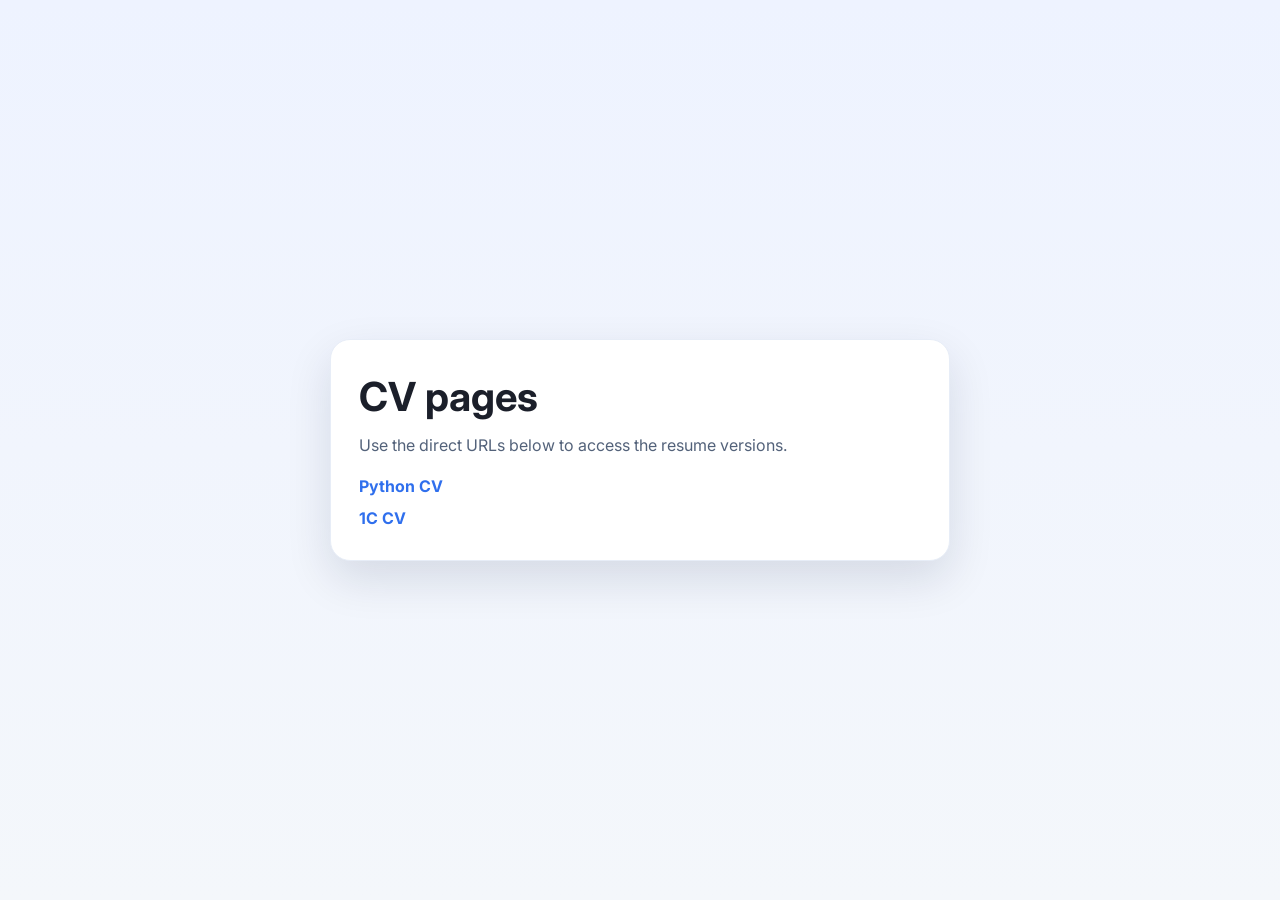
<file: index.html>
<!DOCTYPE html>
<html lang="en">
  <head>
    <meta charset="UTF-8" />
    <meta name="viewport" content="width=device-width, initial-scale=1.0" />
    <title>CV Pages</title>
    <meta name="description" content="Direct links to Aleksandr Kosenko's CV pages." />
    <link rel="preconnect" href="https://fonts.googleapis.com" />
    <link rel="preconnect" href="https://fonts.gstatic.com" crossorigin />
    <link href="https://fonts.googleapis.com/css2?family=Inter:wght@400;500;600;700;800&display=swap" rel="stylesheet" />
    <style>
      :root {
        --bg: #f4f7fb;
        --card: #ffffff;
        --primary: #2f6fed;
        --text: #1b1f2a;
        --muted: #53627a;
        --line: #e7edf7;
      }
      * { box-sizing: border-box; }
      body {
        margin: 0;
        min-height: 100vh;
        display: grid;
        place-items: center;
        padding: 24px;
        background: linear-gradient(180deg, #eef3ff 0%, var(--bg) 100%);
        font-family: "Inter", sans-serif;
        color: var(--text);
      }
      .card {
        width: min(620px, 100%);
        background: var(--card);
        border: 1px solid var(--line);
        border-radius: 20px;
        box-shadow: 0 18px 46px rgba(11, 25, 58, 0.12);
        padding: 32px 28px;
      }
      h1 {
        margin: 0 0 12px;
        font-size: clamp(2rem, 4vw, 2.5rem);
      }
      p {
        margin: 0 0 18px;
        color: var(--muted);
        line-height: 1.6;
      }
      .links {
        display: grid;
        gap: 12px;
      }
      a {
        display: inline-block;
        text-decoration: none;
        color: var(--primary);
        font-weight: 700;
      }
    </style>
  </head>
  <body>
    <main class="card">
      <h1>CV pages</h1>
      <p>Use the direct URLs below to access the resume versions.</p>
      <div class="links">
        <a href="/python">Python CV</a>
        <a href="/1c">1C CV</a>
      </div>
    </main>
  </body>
</html>
</file>
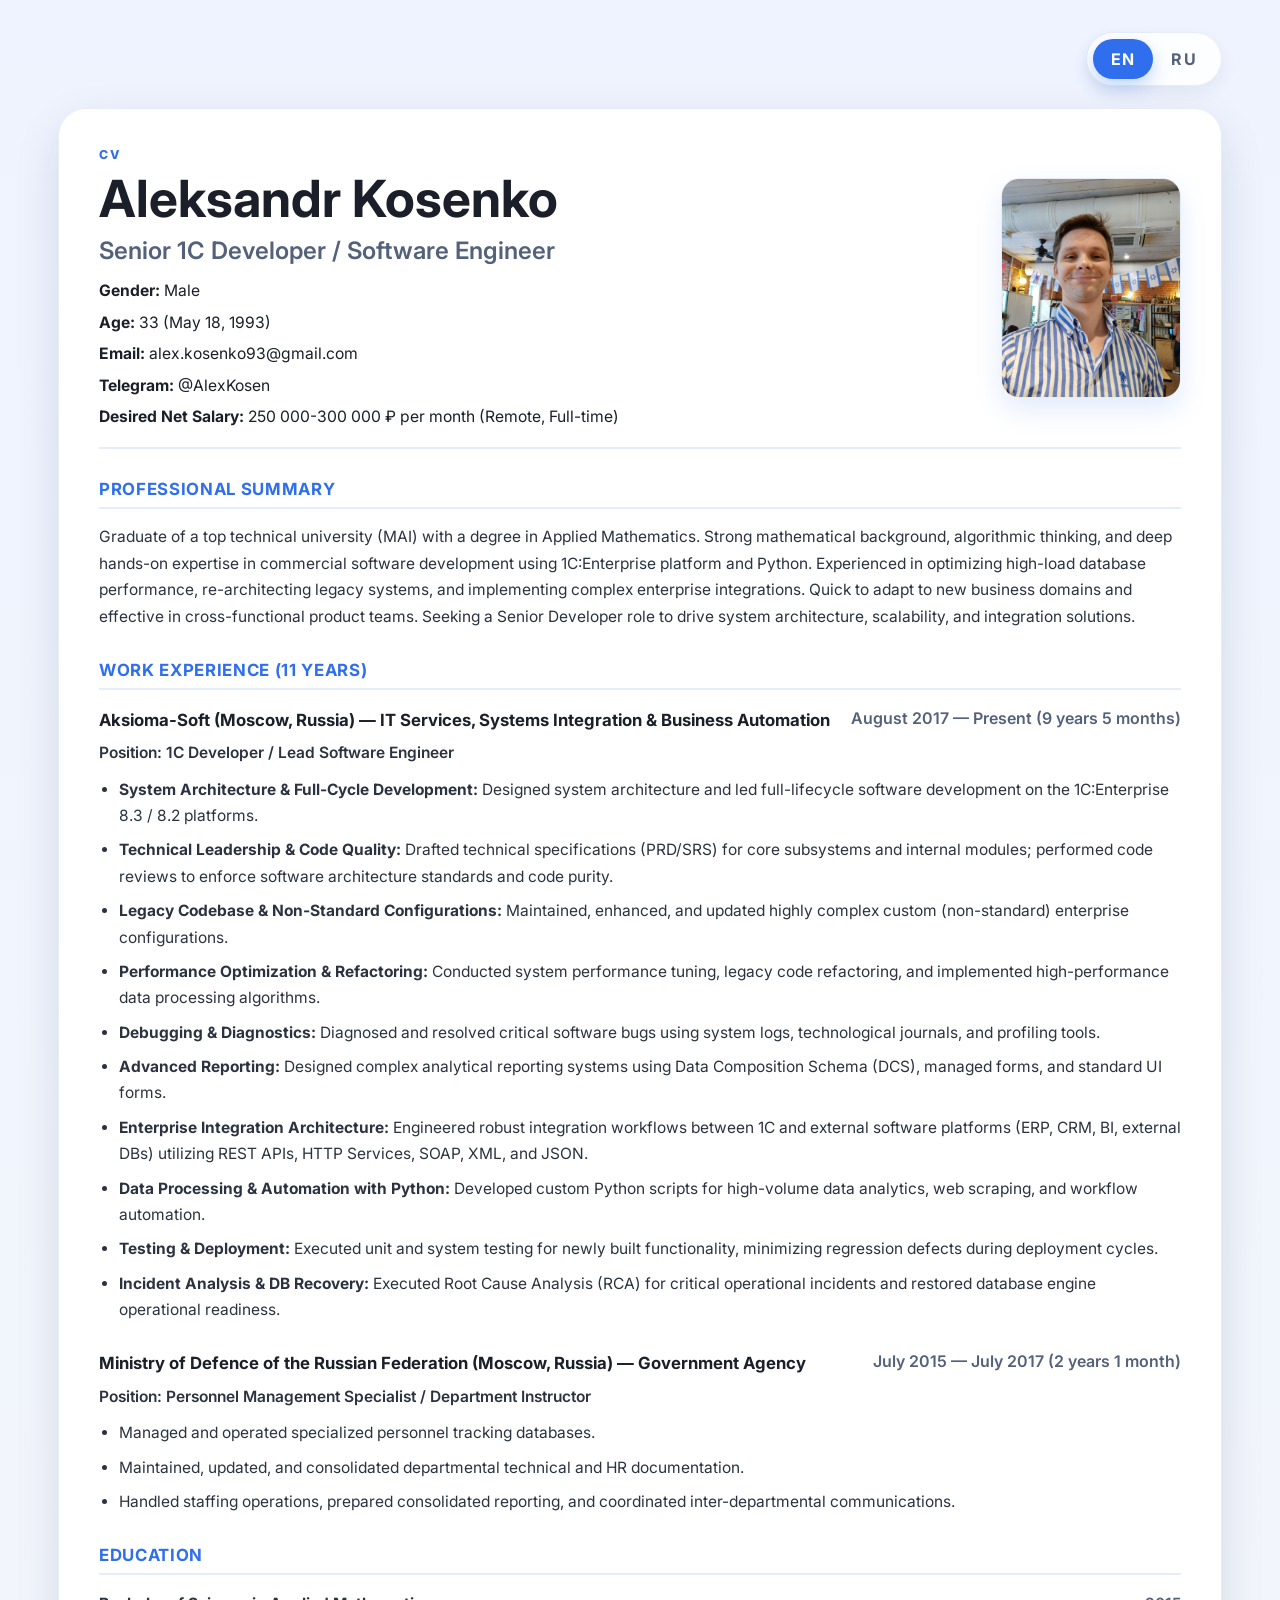
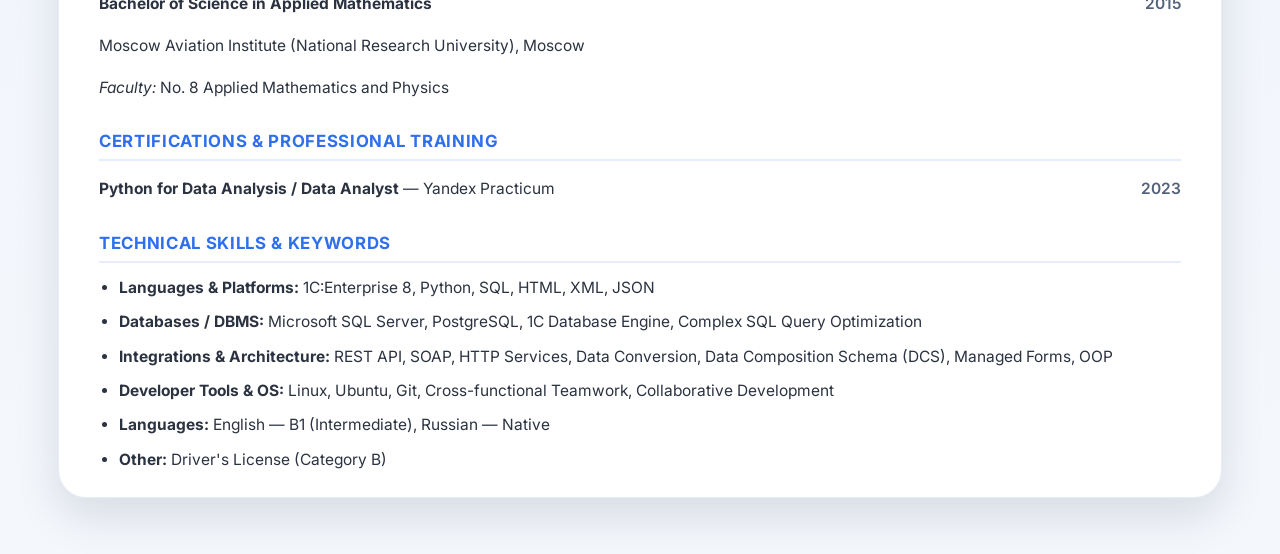
<file: 1c/index.html>
<!DOCTYPE html>
<html lang="en">
  <head>
    <meta charset="UTF-8" />
    <meta name="viewport" content="width=device-width, initial-scale=1.0" />
    <title>1C CV | Aleksandr Kosenko</title>
    <meta name="description" content="1C CV of Aleksandr Kosenko in English and Russian." />
    <link rel="preconnect" href="https://fonts.googleapis.com" />
    <link rel="preconnect" href="https://fonts.gstatic.com" crossorigin />
    <link
      href="https://fonts.googleapis.com/css2?family=Inter:wght@400;500;600;700;800&display=swap"
      rel="stylesheet"
    />
    <link rel="stylesheet" href="../styles.css" />
  </head>
  <body data-lang="en">
    <div class="page-shell">
      <header class="topbar">
        <div class="language-toggle" aria-label="Language selector">
          <button class="lang-btn active" data-lang-toggle="en" type="button" aria-pressed="true">EN</button>
          <button class="lang-btn" data-lang-toggle="ru" type="button" aria-pressed="false">RU</button>
        </div>
      </header>

      <main class="cv-card">
        <section class="lang-panel en active" aria-live="polite">
          <div class="profile-header">
            <div class="profile-copy">
              <p class="eyebrow">CV</p>
              <h1>Aleksandr Kosenko</h1>
              <h2>Senior 1C Developer / Software Engineer</h2>
              <ul class="contact-list">
                <li><span>Gender:</span> Male</li>
                <li><span>Age:</span> 33 (May 18, 1993)</li>
                <!-- <li><span>Location:</span> Ashdod, Israel</li> -->
                <!-- <li><span>Phone:</span> +7 (993) 2706364</li> -->
                <li><span>Email:</span> alex.kosenko93@gmail.com</li>
                <li><span>Telegram:</span> @AlexKosen</li>
                <li><span>Desired Net Salary:</span> 250 000-300 000 ₽ per month (Remote, Full-time)</li>
              </ul>
            </div>
            <div class="portrait-wrap">
              <img src="../assets/photo_2026-08-07_17-17-31.jpg" alt="Aleksandr Kosenko portrait" />
            </div>
          </div>

          <section class="block">
            <h3>Professional Summary</h3>
            <p>
              Graduate of a top technical university (MAI) with a degree in Applied Mathematics. Strong mathematical background,
              algorithmic thinking, and deep hands-on expertise in commercial software development using 1C:Enterprise platform and Python.
              Experienced in optimizing high-load database performance, re-architecting legacy systems, and implementing complex enterprise
              integrations. Quick to adapt to new business domains and effective in cross-functional product teams. Seeking a Senior Developer
              role to drive system architecture, scalability, and integration solutions.
            </p>
          </section>

          <section class="block">
            <h3>Work Experience (<span data-duration-since="2015-07" data-duration-lang="en" data-duration-format="years">11 years</span>)</h3>
            <div class="job">
              <div class="job-header">
                <h4>Aksioma-Soft (Moscow, Russia) — IT Services, Systems Integration &amp; Business Automation</h4>
                <span>August 2017 — Present (<span data-duration-since="2017-08" data-duration-lang="en">9 years 4 months</span>)</span>
              </div>
              <p class="role">Position: 1C Developer / Lead Software Engineer</p>
              <ul>
                <li><strong>System Architecture &amp; Full-Cycle Development:</strong> Designed system architecture and led full-lifecycle software development on the 1C:Enterprise 8.3 / 8.2 platforms.</li>
                <li><strong>Technical Leadership &amp; Code Quality:</strong> Drafted technical specifications (PRD/SRS) for core subsystems and internal modules; performed code reviews to enforce software architecture standards and code purity.</li>
                <li><strong>Legacy Codebase &amp; Non-Standard Configurations:</strong> Maintained, enhanced, and updated highly complex custom (non-standard) enterprise configurations.</li>
                <li><strong>Performance Optimization &amp; Refactoring:</strong> Conducted system performance tuning, legacy code refactoring, and implemented high-performance data processing algorithms.</li>
                <li><strong>Debugging &amp; Diagnostics:</strong> Diagnosed and resolved critical software bugs using system logs, technological journals, and profiling tools.</li>
                <li><strong>Advanced Reporting:</strong> Designed complex analytical reporting systems using Data Composition Schema (DCS), managed forms, and standard UI forms.</li>
                <li><strong>Enterprise Integration Architecture:</strong> Engineered robust integration workflows between 1C and external software platforms (ERP, CRM, BI, external DBs) utilizing REST APIs, HTTP Services, SOAP, XML, and JSON.</li>
                <li><strong>Data Processing &amp; Automation with Python:</strong> Developed custom Python scripts for high-volume data analytics, web scraping, and workflow automation.</li>
                <li><strong>Testing &amp; Deployment:</strong> Executed unit and system testing for newly built functionality, minimizing regression defects during deployment cycles.</li>
                <li><strong>Incident Analysis &amp; DB Recovery:</strong> Executed Root Cause Analysis (RCA) for critical operational incidents and restored database engine operational readiness.</li>
              </ul>
            </div>

            <div class="job">
              <div class="job-header">
                <h4>Ministry of Defence of the Russian Federation (Moscow, Russia) — Government Agency</h4>
                <span>July 2015 — July 2017 (2 years 1 month)</span>
              </div>
              <p class="role">Position: Personnel Management Specialist / Department Instructor</p>
              <ul>
                <li>Managed and operated specialized personnel tracking databases.</li>
                <li>Maintained, updated, and consolidated departmental technical and HR documentation.</li>
                <li>Handled staffing operations, prepared consolidated reporting, and coordinated inter-departmental communications.</li>
              </ul>
            </div>
          </section>

          <section class="block">
            <h3>Education</h3>
            <p><strong>Bachelor of Science in Applied Mathematics</strong> <span class="float-right">2015</span></p>
            <p>Moscow Aviation Institute (National Research University), Moscow</p>
            <p><em>Faculty:</em> No. 8 Applied Mathematics and Physics</p>
          </section>

          <section class="block">
            <h3>Certifications &amp; Professional Training</h3>
            <p><strong>Python for Data Analysis / Data Analyst</strong> — Yandex Practicum <span class="float-right">2023</span></p>
          </section>

          <section class="block">
            <h3>Technical Skills &amp; Keywords</h3>
            <ul>
              <li><strong>Languages &amp; Platforms:</strong> 1C:Enterprise 8, Python, SQL, HTML, XML, JSON</li>
              <li><strong>Databases / DBMS:</strong> Microsoft SQL Server, PostgreSQL, 1C Database Engine, Complex SQL Query Optimization</li>
              <li><strong>Integrations &amp; Architecture:</strong> REST API, SOAP, HTTP Services, Data Conversion, Data Composition Schema (DCS), Managed Forms, OOP</li>
              <li><strong>Developer Tools &amp; OS:</strong> Linux, Ubuntu, Git, Cross-functional Teamwork, Collaborative Development</li>
              <li><strong>Languages:</strong> English — B1 (Intermediate), Russian — Native</li>
              <li><strong>Other:</strong> Driver's License (Category B)</li>
            </ul>
          </section>
        </section>

        <section class="lang-panel ru" aria-live="polite">
          <div class="profile-header">
            <div class="profile-copy">
              <p class="eyebrow">Резюме</p>
              <h1>Александр Косенко</h1>
              <h2>Senior 1C Developer / Software Engineer</h2>
              <ul class="contact-list">
                <li><span>Пол:</span> Мужчина</li>
                <li><span>Возраст:</span> 33 (18 мая 1993)</li>
               <!-- <li><span>Местоположение:</span> Ашдod, Израиль</li> -->
                <!-- <li><span>Телефон:</span> +7 (993) 2706364</li> -->
                <li><span>Email:</span> alex.kosenko93@gmail.com</li>
                <li><span>Telegram:</span> @AlexKosen</li>
                <li><span>Желаемая чистая зарплата:</span> 250 000-300 000 ₽ в месяц (Удалённо, Full-time)</li>
              </ul>
            </div>
            <div class="portrait-wrap">
              <img src="../assets/photo_2026-08-07_17-17-31.jpg" alt="Портрет Александра Косенко" />
            </div>
          </div>

          <section class="block">
            <h3>Профессиональное резюме</h3>
            <p>
              Выпускник ведущего технического университета (МАИ) по специальности «Прикладная математика». Сильная математическая
              подготовка, алгоритмическое мышление и глубокий практический опыт коммерческой разработки на платформе 1C:Предприятие
              и в Python. Опыт оптимизации производительности высоконагруженных баз данных, реархитектуризации устаревших систем и
              реализации сложных корпоративных интеграций. Быстро адаптируюсь к новым бизнес-сферам и эффективно работаю в
              кросс-функциональных продуктовых командах. Ищу роль Senior Developer для развития архитектуры систем, масштабируемости и
              интеграционных решений.
            </p>
          </section>

          <section class="block">
            <h3>Опыт работы (<span data-duration-since="2015-07" data-duration-lang="ru" data-duration-format="years">11 лет</span>)</h3>
            <div class="job">
              <div class="job-header">
                <h4>Aksioma-Soft (Москва, Россия) — IT-сервисы, системная интеграция и автоматизация бизнеса</h4>
                <span>Август 2017 — настоящее время (<span data-duration-since="2017-08" data-duration-lang="ru">9 лет 4 месяца</span>)</span>
              </div>
              <p class="role">Должность: 1C Developer / Lead Software Engineer</p>
              <ul>
                <li><strong>Архитектура систем и полный цикл разработки:</strong> Разрабатывал архитектуру систем и вел полный цикл разработки на платформах 1C:Предприятие 8.3 / 8.2.</li>
                <li><strong>Техническое лидерство и качество кода:</strong> Составлял технические спецификации (PRD/SRS) для ключевых подсистем и внутренних модулей; проводил code review для соблюдения стандартов архитектуры и чистоты кода.</li>
                <li><strong>Устаревшие кодовые базы и нестандартные конфигурации:</strong> Поддерживал, развивал и обновлял сложные кастомные конфигурации предприятий.</li>
                <li><strong>Оптимизация производительности и рефакторинг:</strong> Проводил tuning систем, рефакторинг legacy-кода и внедрение высокопроизводительных алгоритмов обработки данных.</li>
                <li><strong>Отладка и диагностика:</strong> Диагностировал и устранял критические ошибки с помощью системных журналов, технологических журналов и профилирования.</li>
                <li><strong>Расширенная аналитика и отчётность:</strong> Разрабатывал сложные системы аналитических отчётов с использованием DCS, управляемых форм и стандартных UI-форм.</li>
                <li><strong>Архитектура корпоративных интеграций:</strong> Создавал надёжные интеграционные сценарии между 1C и внешними системами (ERP, CRM, BI, внешние БД) с помощью REST API, HTTP-сервисов, SOAP, XML и JSON.</li>
                <li><strong>Обработка данных и автоматизация на Python:</strong> Разрабатывал кастомные Python-скрипты для анализа больших объёмов данных, парсинга веб-сайтов и автоматизации рабочих процессов.</li>
                <li><strong>Тестирование и деплой:</strong> Проводил unit- и system-тестирование нового функционала, сокращая количество регрессионных ошибок при релизах.</li>
                <li><strong>Анализ инцидентов и восстановление БД:</strong> Проводил RCA для критических инцидентов и восстанавливал работоспособность СУБД.</li>
              </ul>
            </div>

            <div class="job">
              <div class="job-header">
                <h4>Министерство обороны РФ (Москва, Россия) — Государственное учреждение</h4>
                <span>Июль 2015 — Июль 2017 (2 года 1 месяц)</span>
              </div>
              <p class="role">Должность: Специалист по управлению персоналом / инструктор отдела</p>
              <ul>
                <li>Управлял и обслуживал специализированные базы данных учёта персонала.</li>
                <li>Поддерживал, обновлял и систематизтровал техническую и кадровую документацию подразделений.</li>
                <li>Осуществлял кадровые операции, готовил сводные отчёты и координировал взаимодействие между подразделениями.</li>
              </ul>
            </div>
          </section>

          <section class="block">
            <h3>Образование</h3>
            <p><strong>Бакалавр прикладной математики</strong> <span class="float-right">2015</span></p>
            <p>Московский авиационный институт (национальный исследовательский университет), Москва</p>
            <p><em>Факультет:</em> № 8 Прикладной математики и физики</p>
          </section>

          <section class="block">
            <h3>Сертификаты и профессиональное обучение</h3>
            <p><strong>Python for Data Analysis / Data Analyst</strong> — Yandex Practicum <span class="float-right">2023</span></p>
          </section>

          <section class="block">
            <h3>Технические навыки и ключевые слова</h3>
            <ul>
              <li><strong>Языки и платформы:</strong> 1C:Предприятие 8, Python, SQL, HTML, XML, JSON</li>
              <li><strong>Базы данных / СУБД:</strong> Microsoft SQL Server, PostgreSQL, 1C Database Engine, сложная оптимизация SQL-запросов</li>
              <li><strong>Интеграции и архитектура:</strong> REST API, SOAP, HTTP Services, Data Conversion, Data Composition Schema (DCS), Managed Forms, OOP</li>
              <li><strong>Инструменты разработчика и ОС:</strong> Linux, Ubuntu, Git, работа в кросс-функциональных командах, совместная разработка</li>
              <li><strong>Языки:</strong> Английский — B1 (средний), Русский — родной</li>
              <li><strong>Другое:</strong> Водительские права (категория B)</li>
            </ul>
          </section>
        </section>
      </main>
    </div>

    <script src="../script.js"></script>
  </body>
</html>
</file>
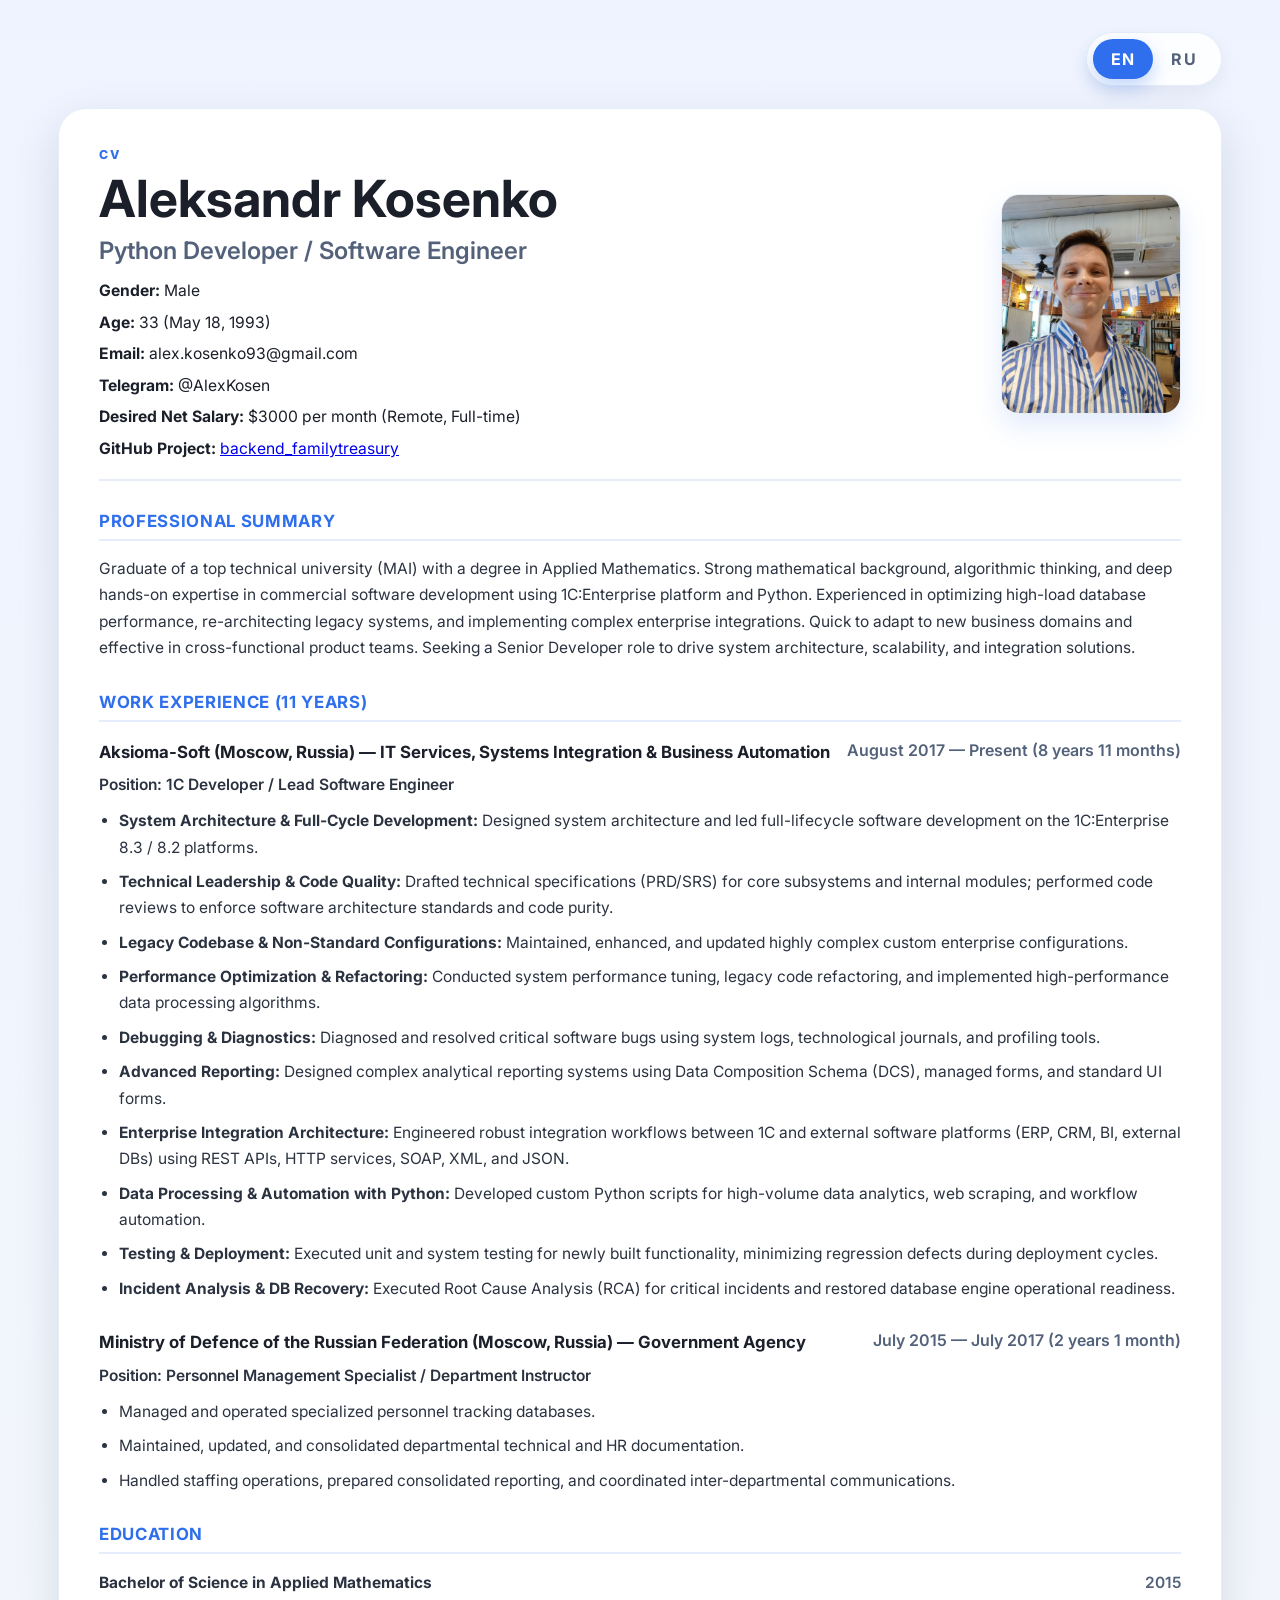
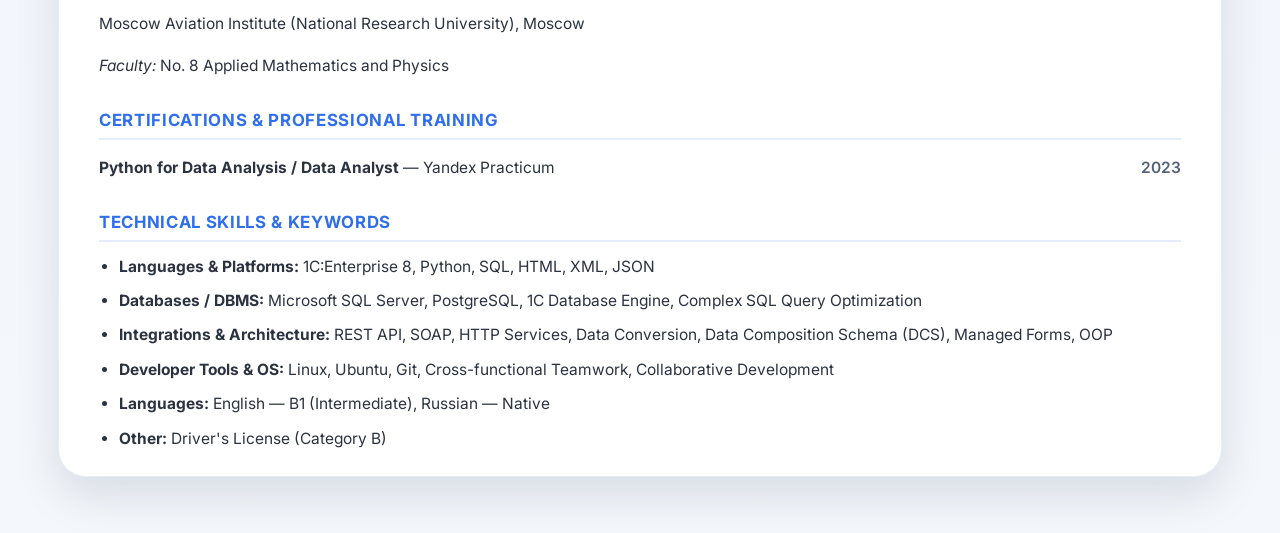
<file: python/index.html>
<!DOCTYPE html>
<html lang="en">
  <head>
    <meta charset="UTF-8" />
    <meta name="viewport" content="width=device-width, initial-scale=1.0" />
    <title>Python CV | Aleksandr Kosenko</title>
    <meta name="description" content="Python CV of Aleksandr Kosenko in English and Russian." />
    <link rel="preconnect" href="https://fonts.googleapis.com" />
    <link rel="preconnect" href="https://fonts.gstatic.com" crossorigin />
    <link
      href="https://fonts.googleapis.com/css2?family=Inter:wght@400;500;600;700;800&display=swap"
      rel="stylesheet"
    />
    <link rel="stylesheet" href="../styles.css" />
  </head>
  <body data-lang="en">
    <div class="page-shell">
      <header class="topbar">
        <div class="language-toggle" aria-label="Language selector">
          <button class="lang-btn active" data-lang-toggle="en" type="button" aria-pressed="true">EN</button>
          <button class="lang-btn" data-lang-toggle="ru" type="button" aria-pressed="false">RU</button>
        </div>
      </header>

      <main class="cv-card">
        <section class="lang-panel en active" aria-live="polite">
          <div class="profile-header">
            <div class="profile-copy">
              <p class="eyebrow">CV</p>
              <h1>Aleksandr Kosenko</h1>
              <h2>Python Developer / Software Engineer</h2>
              <ul class="contact-list">
                <li><span>Gender:</span> Male</li>
                <li><span>Age:</span> 33 (May 18, 1993)</li>
                <!-- <li><span>Location:</span> Ashdod, Israel</li> -->
                <!-- <li><span>Phone:</span> +7 (993) 2706364</li> -->
                <li><span>Email:</span> alex.kosenko93@gmail.com</li>
                <li><span>Telegram:</span> @AlexKosen</li>
                <li><span>Desired Net Salary:</span> $3000 per month (Remote, Full-time)</li>
                <li><span>GitHub Project:</span> <a href="https://github.com/alexkosenko93-tech/backend_familytreasury" target="_blank" rel="noreferrer">backend_familytreasury</a></li>
              </ul>
            </div>
            <div class="portrait-wrap">
              <img src="../assets/photo_2026-08-07_17-17-31.jpg" alt="Aleksandr Kosenko portrait" />
            </div>
          </div>

          <section class="block">
            <h3>Professional Summary</h3>
            <p>
              Graduate of a top technical university (MAI) with a degree in Applied Mathematics.
              Strong mathematical background, algorithmic thinking, and deep hands-on expertise in
              commercial software development using 1C:Enterprise platform and Python. Experienced in
              optimizing high-load database performance, re-architecting legacy systems, and
              implementing complex enterprise integrations. Quick to adapt to new business domains and
              effective in cross-functional product teams. Seeking a Senior Developer role to drive
              system architecture, scalability, and integration solutions.
            </p>
          </section>

          <section class="block">
            <h3>Work Experience (11 Years)</h3>
            <div class="job">
              <div class="job-header">
                <h4>Aksioma-Soft (Moscow, Russia) — IT Services, Systems Integration &amp; Business Automation</h4>
                <span>August 2017 — Present (8 years 11 months)</span>
              </div>
              <p class="role">Position: 1C Developer / Lead Software Engineer</p>
              <ul>
                <li><strong>System Architecture &amp; Full-Cycle Development:</strong> Designed system architecture and led full-lifecycle software development on the 1C:Enterprise 8.3 / 8.2 platforms.</li>
                <li><strong>Technical Leadership &amp; Code Quality:</strong> Drafted technical specifications (PRD/SRS) for core subsystems and internal modules; performed code reviews to enforce software architecture standards and code purity.</li>
                <li><strong>Legacy Codebase &amp; Non-Standard Configurations:</strong> Maintained, enhanced, and updated highly complex custom enterprise configurations.</li>
                <li><strong>Performance Optimization &amp; Refactoring:</strong> Conducted system performance tuning, legacy code refactoring, and implemented high-performance data processing algorithms.</li>
                <li><strong>Debugging &amp; Diagnostics:</strong> Diagnosed and resolved critical software bugs using system logs, technological journals, and profiling tools.</li>
                <li><strong>Advanced Reporting:</strong> Designed complex analytical reporting systems using Data Composition Schema (DCS), managed forms, and standard UI forms.</li>
                <li><strong>Enterprise Integration Architecture:</strong> Engineered robust integration workflows between 1C and external software platforms (ERP, CRM, BI, external DBs) using REST APIs, HTTP services, SOAP, XML, and JSON.</li>
                <li><strong>Data Processing &amp; Automation with Python:</strong> Developed custom Python scripts for high-volume data analytics, web scraping, and workflow automation.</li>
                <li><strong>Testing &amp; Deployment:</strong> Executed unit and system testing for newly built functionality, minimizing regression defects during deployment cycles.</li>
                <li><strong>Incident Analysis &amp; DB Recovery:</strong> Executed Root Cause Analysis (RCA) for critical incidents and restored database engine operational readiness.</li>
              </ul>
            </div>

            <div class="job">
              <div class="job-header">
                <h4>Ministry of Defence of the Russian Federation (Moscow, Russia) — Government Agency</h4>
                <span>July 2015 — July 2017 (2 years 1 month)</span>
              </div>
              <p class="role">Position: Personnel Management Specialist / Department Instructor</p>
              <ul>
                <li>Managed and operated specialized personnel tracking databases.</li>
                <li>Maintained, updated, and consolidated departmental technical and HR documentation.</li>
                <li>Handled staffing operations, prepared consolidated reporting, and coordinated inter-departmental communications.</li>
              </ul>
            </div>
          </section>

          <section class="block">
            <h3>Education</h3>
            <p><strong>Bachelor of Science in Applied Mathematics</strong> <span class="float-right">2015</span></p>
            <p>Moscow Aviation Institute (National Research University), Moscow</p>
            <p><em>Faculty:</em> No. 8 Applied Mathematics and Physics</p>
          </section>

          <section class="block">
            <h3>Certifications &amp; Professional Training</h3>
            <p><strong>Python for Data Analysis / Data Analyst</strong> — Yandex Practicum <span class="float-right">2023</span></p>
          </section>

          <section class="block">
            <h3>Technical Skills &amp; Keywords</h3>
            <ul>
              <li><strong>Languages &amp; Platforms:</strong> 1C:Enterprise 8, Python, SQL, HTML, XML, JSON</li>
              <li><strong>Databases / DBMS:</strong> Microsoft SQL Server, PostgreSQL, 1C Database Engine, Complex SQL Query Optimization</li>
              <li><strong>Integrations &amp; Architecture:</strong> REST API, SOAP, HTTP Services, Data Conversion, Data Composition Schema (DCS), Managed Forms, OOP</li>
              <li><strong>Developer Tools &amp; OS:</strong> Linux, Ubuntu, Git, Cross-functional Teamwork, Collaborative Development</li>
              <li><strong>Languages:</strong> English — B1 (Intermediate), Russian — Native</li>
              <li><strong>Other:</strong> Driver's License (Category B)</li>
            </ul>
          </section>
        </section>

        <section class="lang-panel ru" aria-live="polite">
          <div class="profile-header">
            <div class="profile-copy">
              <p class="eyebrow">Резюме</p>
              <h1>Александр Косенко</h1>
              <h2>Python Developer / Software Engineer</h2>
              <ul class="contact-list">
                <li><span>Пол:</span> Мужчина</li>
                <li><span>Возраст:</span> 33 (18 мая 1993)</li>
                <!-- <li><span>Местоположение:</span> Ашдod, Израиль</li> -->
                <!-- <li><span>Телефон:</span> +7 (993) 2706364</li> -->
                <li><span>Email:</span> alex.kosenko93@gmail.com</li>
                <li><span>Telegram:</span> @AlexKosen</li>
                <li><span>Желаемая чистая зарплата:</span> $3000 в месяц (Удалённо, Full-time)</li>
              </ul>
            </div>
            <div class="portrait-wrap">
              <img src="../assets/photo_2026-08-07_17-17-31.jpg" alt="Портрет Александра Косенко" />
            </div>
          </div>

          <section class="block">
            <h3>Профессиональное резюме</h3>
            <p>
              Выпускник ведущего технического университета (МАИ) по специальности «Прикладная
              математика». Сильная математическая подготовка, алгоритмическое мышление и глубокий
              практический опыт коммерческой разработки на платформе 1C:Предприятие и в Python.
              Опыт оптимизации производительности высоконагруженных баз данных, реархитектуризации
              устаревших систем и реализации сложных корпоративных интеграций. Быстро адаптируюсь к
              новым бизнес-сферам и эффективно работаю в кросс-функциональных продуктовых командах.
              Ищу роль Senior Developer для развития архитектуры систем, масштабируемости и
              интеграционных решений.
            </p>
          </section>

          <section class="block">
            <h3>Опыт работы (11 лет)</h3>
            <div class="job">
              <div class="job-header">
                <h4>Aksioma-Soft (Москва, Россия) — IT-сервисы, системная интеграция и автоматизация бизнеса</h4>
                <span>Август 2017 — настоящее время (8 лет 11 месяцев)</span>
              </div>
              <p class="role">Должность: 1C Developer / Lead Software Engineer</p>
              <ul>
                <li><strong>Архитектура систем и полный цикл разработки:</strong> Разрабатывал архитектуру систем и вел полный цикл разработки на платформах 1C:Предприятие 8.3 / 8.2.</li>
                <li><strong>Техническое лидерство и качество кода:</strong> Составлял технические спецификации (PRD/SRS) для ключевых подсистем и внутренних модулей; проводил code review для соблюдения стандартов архитектуры и чистоты кода.</li>
                <li><strong>Устаревшие кодовые базы и нестандартные конфигурации:</strong> Поддерживал, развивал и обновлял сложные кастомные конфигурации предприятий.</li>
                <li><strong>Оптимизация производительности и рефакторинг:</strong> Проводил tuning систем, рефакторинг legacy-кода и внедрение высокопроизводительных алгоритмов обработки данных.</li>
                <li><strong>Отладка и диагностика:</strong> Диагностировал и устранял критические ошибки с помощью системных журналов, технологических журналов и профилирования.</li>
                <li><strong>Расширенная аналитика и отчётность:</strong> Разрабатывал сложные системы аналитических отчётов с использованием DCS, управляемых форм и стандартных UI-форм.</li>
                <li><strong>Архитектура корпоративных интеграций:</strong> Создавал надёжные интеграционные сценарии между 1C и внешними системами (ERP, CRM, BI, внешние БД) с помощью REST API, HTTP-сервисов, SOAP, XML и JSON.</li>
                <li><strong>Обработка данных и автоматизация на Python:</strong> Разрабатывал кастомные Python-скрипты для анализа больших объёмов данных, парсинга веб-сайтов и автоматизации рабочих процессов.</li>
                <li><strong>Тестирование и деплой:</strong> Проводил unit- и system-тестирование нового функционала, сокращая количество регрессионных ошибок при релизах.</li>
                <li><strong>Анализ инцидентов и восстановление БД:</strong> Проводил RCA для критических инцидентов и восстанавливал работоспособность СУБД.</li>
              </ul>
            </div>

            <div class="job">
              <div class="job-header">
                <h4>Министерство обороны РФ (Москва, Россия) — Государственное учреждение</h4>
                <span>Июль 2015 — Июль 2017 (2 года 1 месяц)</span>
              </div>
              <p class="role">Должность: Специалист по управлению персоналом / инструктор отдела</p>
              <ul>
                <li>Управлял и обслуживал специализированные базы данных учёта персонала.</li>
                <li>Поддерживал, обновлял и consolidating departmental technical and HR documentation.</li>
                <li>Осуществлял кадровые операции, готовил сводные отчёты и координировал взаимодействие между подразделениями.</li>
              </ul>
            </div>
          </section>

          <section class="block">
            <h3>Образование</h3>
            <p><strong>Бакалавр прикладной математики</strong> <span class="float-right">2015</span></p>
            <p>Московский авиационный институт (национальный исследовательский университет), Москва</p>
            <p><em>Факультет:</em> № 8 Прикладной математики и физики</p>
          </section>

          <section class="block">
            <h3>Сертификаты и профессиональное обучение</h3>
            <p><strong>Python for Data Analysis / Data Analyst</strong> — Yandex Practicum <span class="float-right">2023</span></p>
          </section>

          <section class="block">
            <h3>Технические навыки и ключевые слова</h3>
            <ul>
              <li><strong>Языки и платформы:</strong> 1C:Предприятие 8, Python, SQL, HTML, XML, JSON</li>
              <li><strong>Базы данных / СУБД:</strong> Microsoft SQL Server, PostgreSQL, 1C Database Engine, сложная оптимизация SQL-запросов</li>
              <li><strong>Интеграции и архитектура:</strong> REST API, SOAP, HTTP Services, Data Conversion, Data Composition Schema (DCS), Managed Forms, OOP</li>
              <li><strong>Инструменты разработчика и ОС:</strong> Linux, Ubuntu, Git, работа в кросс-функциональных командах, совместная разработка</li>
              <li><strong>Языки:</strong> Английский — B1 (средний), Русский — родной</li>
              <li><strong>Другое:</strong> Водительские права (категория B)</li>
            </ul>
          </section>
        </section>
      </main>
    </div>

    <script src="../script.js"></script>
  </body>
</html>
</file>
<file: styles.css>
:root {
  --bg: #f4f7fb;
  --card: #ffffff;
  --text: #1b1f2a;
  --muted: #53627a;
  --primary: #2f6fed;
  --primary-soft: rgba(47, 111, 237, 0.12);
  --line: #e7edf7;
  --shadow: 0 18px 46px rgba(11, 25, 58, 0.12);
}

* {
  box-sizing: border-box;
}

html {
  scroll-behavior: smooth;
}

body {
  margin: 0;
  min-height: 100vh;
  font-family: "Inter", sans-serif;
  background: linear-gradient(180deg, #eef3ff 0%, var(--bg) 100%);
  color: var(--text);
}

img {
  max-width: 100%;
  display: block;
}

button {
  font: inherit;
}

.page-shell {
  max-width: 1200px;
  margin: 0 auto;
  padding: 32px 18px 56px;
}

.topbar {
  display: flex;
  justify-content: flex-end;
  margin-bottom: 22px;
}

.language-toggle {
  display: inline-flex;
  padding: 6px;
  border-radius: 999px;
  background: rgba(255, 255, 255, 0.9);
  border: 1px solid var(--line);
  box-shadow: 0 8px 18px rgba(17, 31, 58, 0.06);
}

.lang-btn {
  border: none;
  background: transparent;
  color: var(--muted);
  border-radius: 999px;
  padding: 10px 18px;
  cursor: pointer;
  font-weight: 700;
  letter-spacing: 0.08em;
  transition: all 0.2s ease;
}

.lang-btn.active {
  background: var(--primary);
  color: #fff;
  box-shadow: 0 8px 18px rgba(47, 111, 237, 0.28);
}

.cv-card {
  background: var(--card);
  border: 1px solid var(--line);
  border-radius: 28px;
  box-shadow: var(--shadow);
  padding: 38px 40px 24px;
}

.lang-panel {
  display: none;
}

.lang-panel.active {
  display: block;
}

.profile-header {
  display: flex;
  justify-content: space-between;
  align-items: center;
  gap: 28px;
  padding-bottom: 18px;
  border-bottom: 2px solid var(--line);
}

.eyebrow {
  margin: 0 0 8px;
  color: var(--primary);
  font-size: 0.77rem;
  font-weight: 800;
  letter-spacing: 0.14em;
  text-transform: uppercase;
}

h1 {
  margin: 0;
  font-size: clamp(2.3rem, 4vw, 3.25rem);
  line-height: 1.1;
}

h2 {
  margin: 10px 0 14px;
  font-size: clamp(1.1rem, 2vw, 1.5rem);
  color: var(--muted);
  font-weight: 600;
}

.contact-list {
  list-style: none;
  padding: 0;
  margin: 0;
  display: grid;
  gap: 8px;
  font-size: 0.98rem;
}

.contact-list li {
  line-height: 1.5;
}

.contact-list span {
  font-weight: 700;
}

.portrait-wrap {
  flex-shrink: 0;
  width: 180px;
  height: 220px;
  border-radius: 18px;
  overflow: hidden;
  background: linear-gradient(135deg, var(--primary-soft), #e8f0ff);
  border: 1px solid var(--line);
  box-shadow: 0 12px 28px rgba(47, 111, 237, 0.14);
}

.portrait-wrap img {
  width: 100%;
  height: 100%;
  object-fit: cover;
}

.block {
  margin-top: 30px;
}

.block h3 {
  margin: 0 0 12px;
  padding-bottom: 8px;
  border-bottom: 2px solid var(--primary-soft);
  color: var(--primary);
  font-size: 1.05rem;
  letter-spacing: 0.04em;
  text-transform: uppercase;
}

.block p,
.block li {
  color: #2b3240;
  line-height: 1.7;
  font-size: 0.97rem;
}

.block ul {
  margin: 0;
  padding-left: 20px;
  display: grid;
  gap: 8px;
}

.job {
  margin-top: 18px;
}

.job + .job {
  margin-top: 28px;
}

.job-header {
  display: flex;
  justify-content: space-between;
  gap: 12px;
  align-items: flex-start;
  margin-bottom: 8px;
}

.job-header h4 {
  margin: 0;
  font-size: 1.05rem;
  line-height: 1.45;
}

.job-header span,
.role,
.float-right {
  color: var(--muted);
  font-weight: 600;
}

.role {
  margin: 8px 0 10px;
}

.float-right {
  float: right;
}

@media (max-width: 760px) {
  .page-shell {
    padding: 18px 14px 36px;
  }

  .cv-card {
    padding: 20px 18px 18px;
    border-radius: 18px;
  }

  .profile-header {
    flex-direction: column;
    align-items: flex-start;
  }

  .portrait-wrap {
    width: 140px;
    height: 180px;
  }

  .job-header {
    flex-direction: column;
  }
}
</file>
